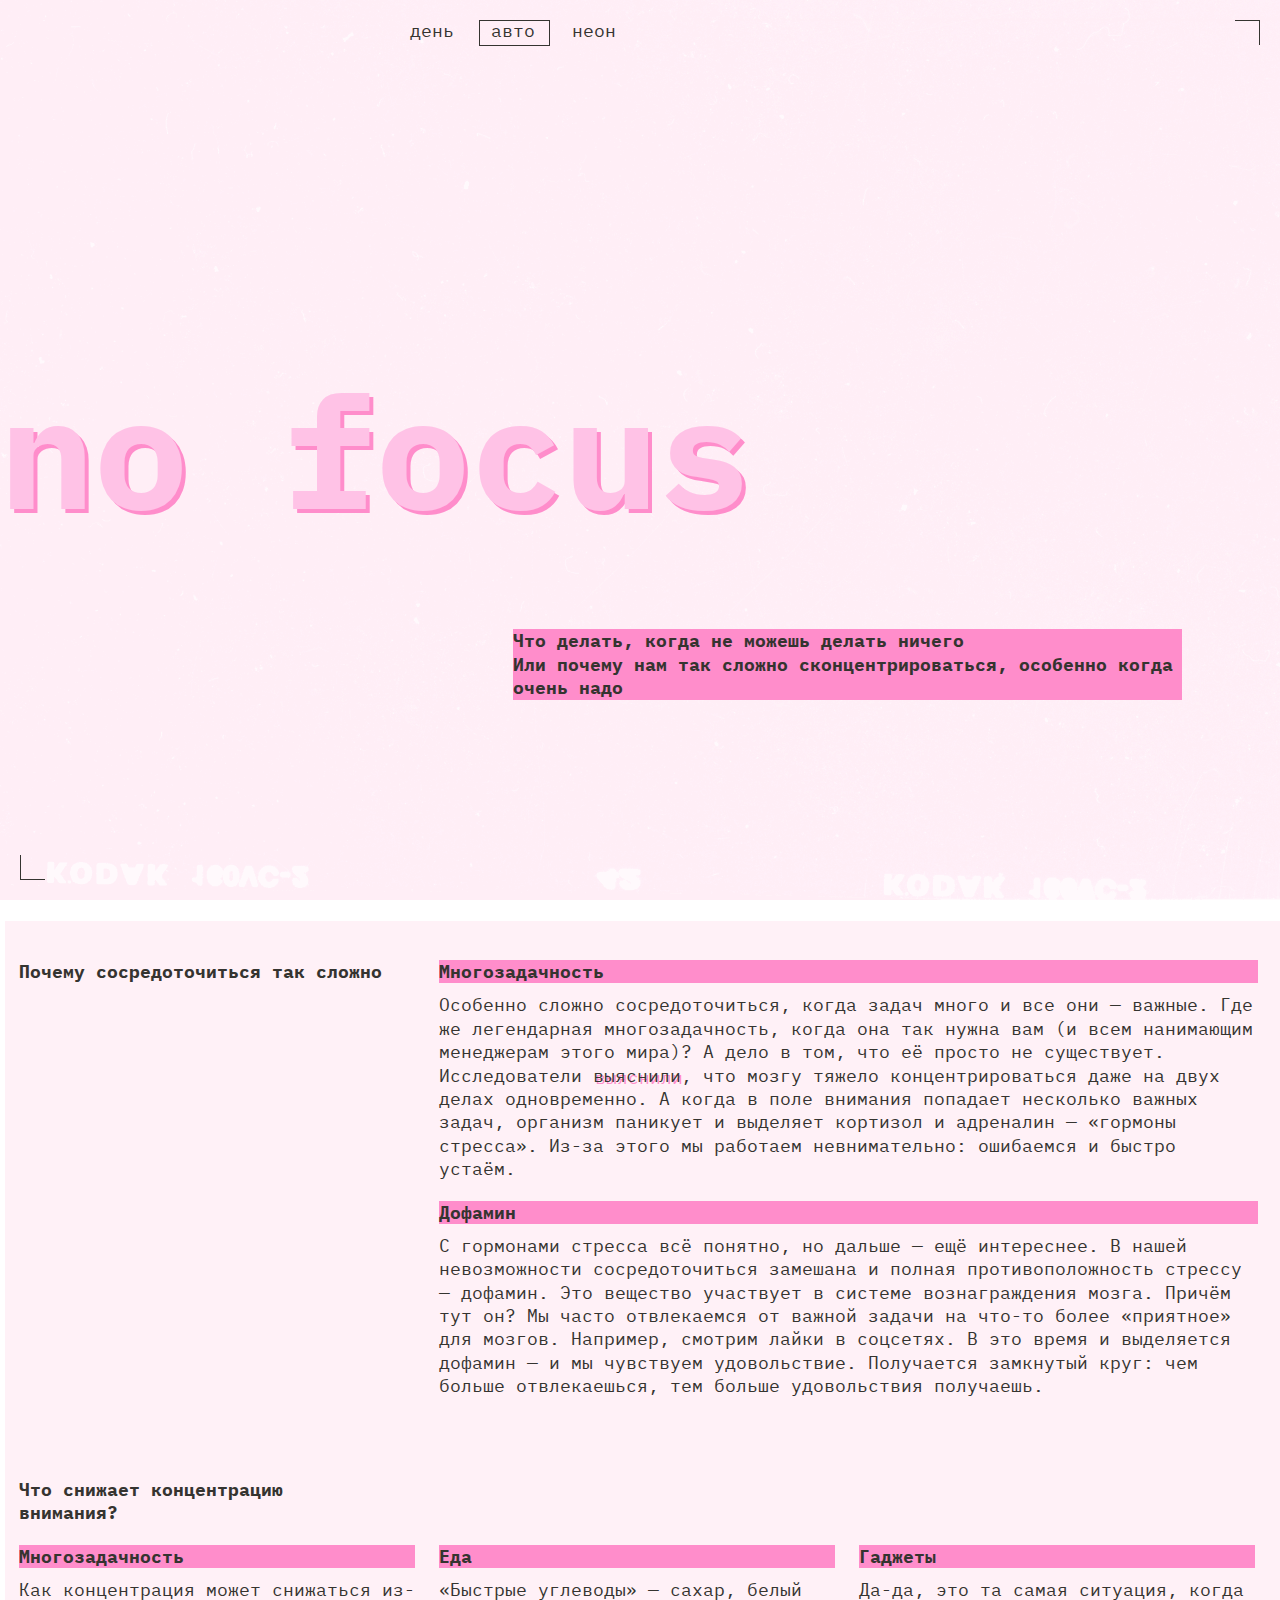
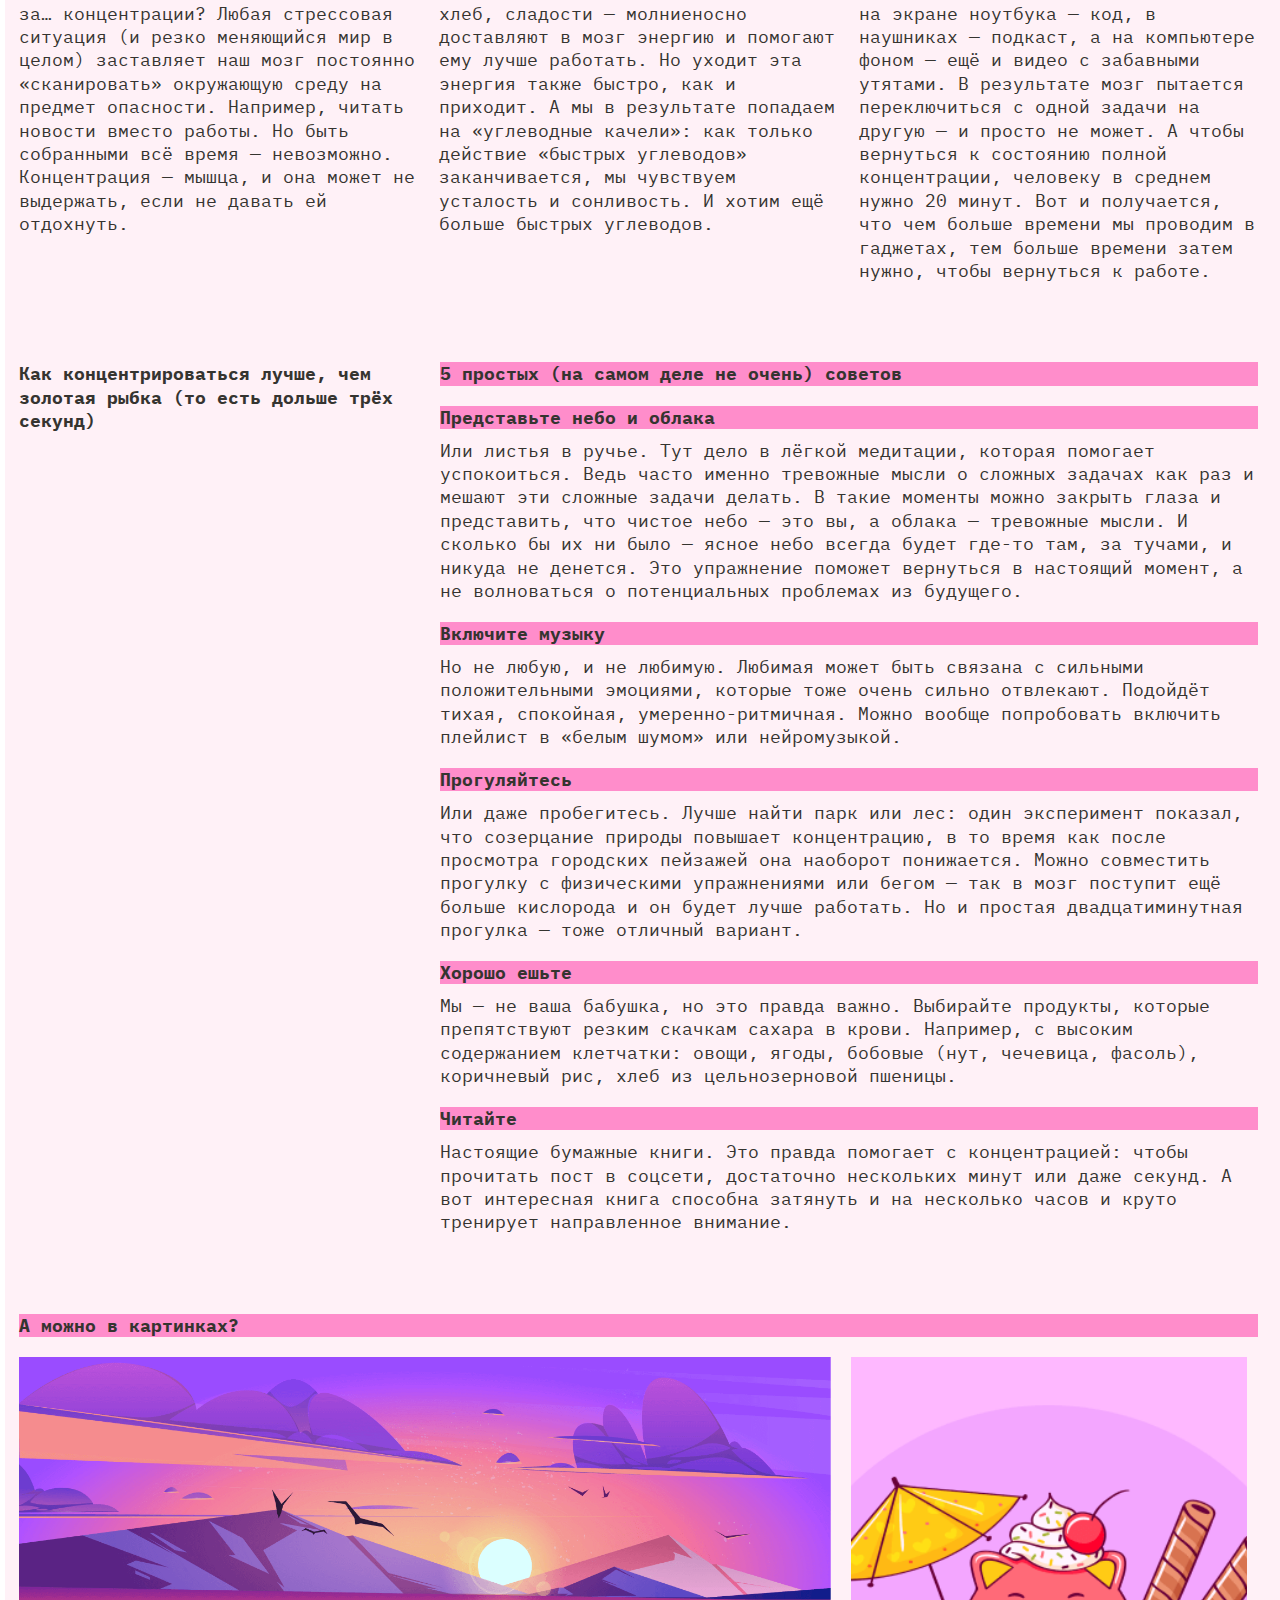
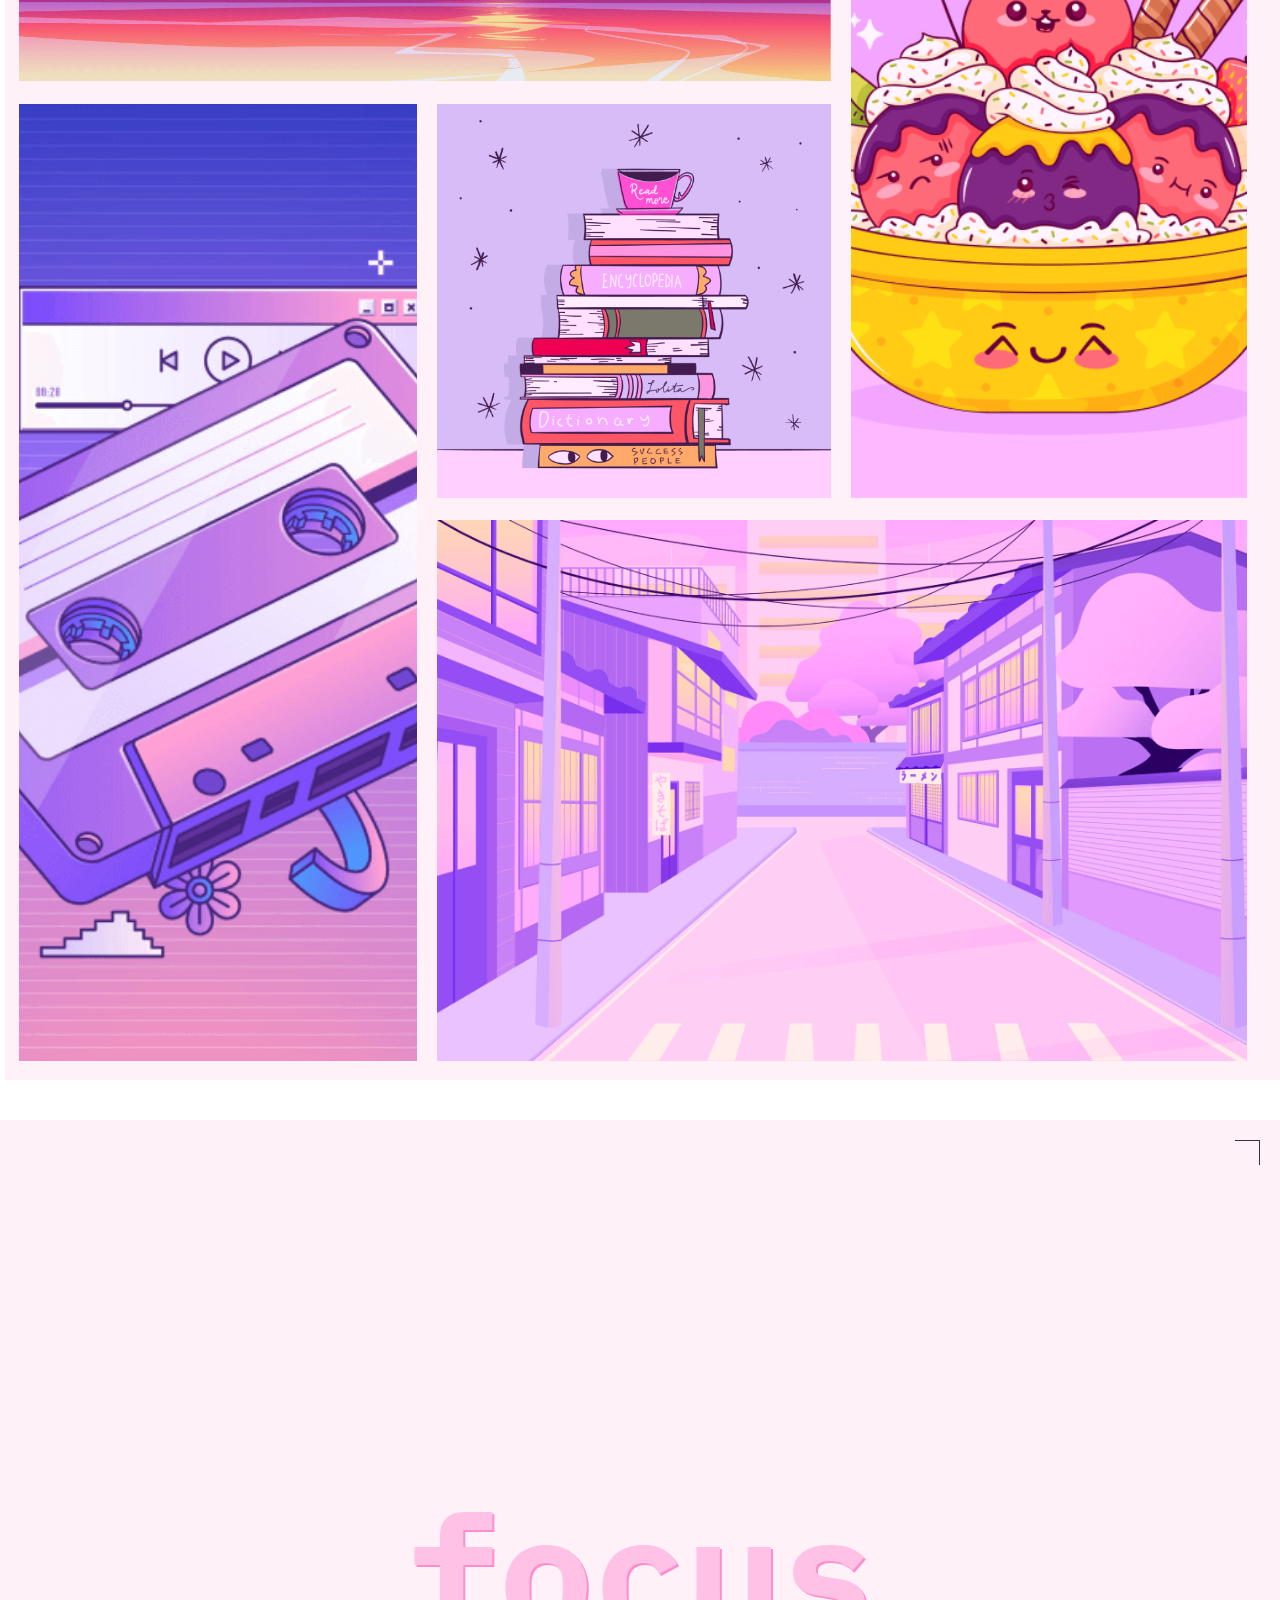
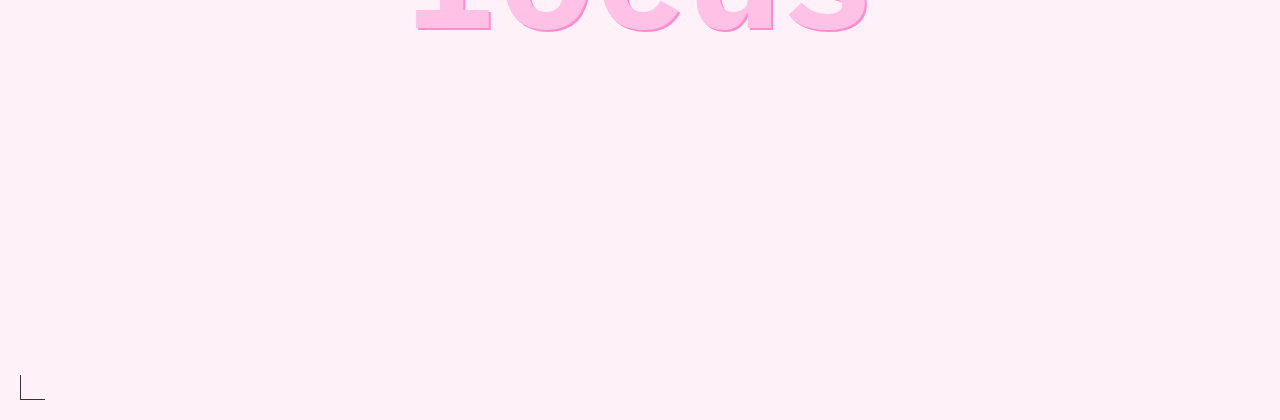
<file: index.html>
<!DOCTYPE html>
<html lang="ru">
<head>
  <meta charset="UTF-8" />
  <meta http-equiv="X-UA-Compatible" content="IE=edge" />
  <meta name="viewport" content="width=device-width, initial-scale=1.0" />
  <meta name="color-scheme" content="dark light">
  <title>Сложно сосредоточиться</title>
  <link rel="stylesheet" href="./fonts/fonts.css">
  <link rel="stylesheet" href="./styles/globals.css">
  <link rel="stylesheet" href="./styles/variables.css">
  <link rel="stylesheet" href="./styles/style.css">
  <link rel="stylesheet" href="./styles/dark.css">
  <link rel="stylesheet" href="./styles/light.css">
  <link rel="icon" href="./images/favicon.ico" sizes="any">
  <link rel="icon" href="./images/favicon.svg" type="image/svg+xml">
  <link rel="apple-touch-icon" href="./images/mobile-icon.png">
</head>

<body class="page">
  <header class="header decorated-zone decorated-zone__left">
    <span class="header__rec" aria-hidden="true">rec</span>
    <nav class="header__theme-menu">
      <ul class="header__theme-menu-list">
        <li class="header__theme-menu-item">
          <button class="header__theme-menu-button header__theme-menu-button_type_light">
            День
          </button>
        </li>
        <li class="header__theme-menu-item">
          <button class="header__theme-menu-button header__theme-menu-button_active header__theme-menu-button_type_auto"
            disabled>
            Авто
          </button>
        </li>
        <li class="header__theme-menu-item">
          <button class="header__theme-menu-button header__theme-menu-button_type_dark">
            Неон
          </button>
        </li>
      </ul>
    </nav>
    <h1 class="header__logo">no focus</h1>
    <div class="header__text">
      <p class="header__paragraph title-decor">
        Что делать, когда не можешь делать&nbsp;ничего<br />
        Или почему нам так сложно сконцентрироваться, особенно когда
        очень надо
      </p>
    </div>
  </header>
  <main class="content">
    <section class="why__content-section content-section content__section"> 
      <h2 class="content-section__title">
        Почему сосредоточиться так сложно
      </h2>
      <div class="text-blocks">
        <article class="text-block">
          <h3 class="text-block__heading title-decor">Многозадачность</h3>
          <div class="text-block__main-content">
            <p class="text-block__paragraph">
              Особенно сложно сосредоточиться, когда задач много и все они — важные. Где же легендарная многозадачность,
              когда она так нужна вам (и всем нанимающим менеджерам этого мира)? А дело в том, что её просто не
              существует. Исследователи
              <a class="content__link" href="https://www.dana.org/article/multicosts-of-multitasking/"
                target="_blank">выяснили</a>,
              что мозгу тяжело концентрироваться даже на двух делах одновременно. А когда в поле внимания попадает
              несколько важных задач, организм паникует и выделяет кортизол и адреналин — «гормоны стресса». Из-за этого
              мы работаем невнимательно: ошибаемся и быстро устаём.
            </p>
          </div>
        </article>

        <article class="text-block">
          <h3 class="text-block__heading title-decor">Дофамин</h3>
          <div class="text-block__main-content">
            <p class="text-block__paragraph">
              С гормонами стресса всё понятно, но дальше — ещё интереснее. В нашей невозможности сосредоточиться
              замешана и полная противоположность стрессу — дофамин. Это вещество участвует в системе вознаграждения
              мозга. Причём тут он? Мы часто отвлекаемся от важной задачи на что-то более «приятное» для мозгов.
              Например, смотрим лайки в соцсетях. В это время и выделяется дофамин — и мы чувствуем удовольствие.
              Получается замкнутый круг: чем больше отвлекаешься, тем больше удовольствия получаешь.
            </p>
          </div>
        </article>
      </div>
    </section>
    <section class="content-section content__section content__section-what">
      <h2 class="content-section__title content-section__title-what">
        Что снижает концентрацию внимания?
      </h2>
      <div class="text__blocks">
        <article class="text__block">
          <h3 class="text-block__heading title-decor">Многозадачность</h3>
          <div class="text-block__main-content">
            <p class="text-block__paragraph">
              Как концентрация может снижаться из-за… концентрации? Любая стрессовая ситуация (и резко меняющийся мир
              в целом) заставляет наш мозг постоянно «сканировать» окружающую среду на предмет опасности. Например,
              читать новости вместо работы. Но быть собранными всё время — невозможно. Концентрация — мышца, и она
              может не выдержать, если не давать ей отдохнуть.
            </p>
          </div>
        </article>
        
          <article class="text__block">
            <h3 class="text-block__heading title-decor">Еда</h3>
            <div class="text-block__main-content">
              <p class="text-block__paragraph">
                «Быстрые углеводы» — сахар, белый хлеб, сладости — молниеносно доставляют в мозг энергию и помогают
                ему лучше работать. Но уходит эта энергия также быстро, как и приходит. А мы в результате попадаем на
                «углеводные качели»: как только действие «быстрых углеводов» заканчивается, мы чувствуем усталость и
                сонливость. И хотим ещё больше быстрых углеводов.
              </p>
            </div>
          </article>
        
          <article class="text__block">
            <h3 class="text-block__heading title-decor">Гаджеты</h3>
            <div class="text-block__main-content">
              <p class="text-block__paragraph">
                Да-да, это та самая ситуация, когда на экране ноутбука — код, в наушниках — подкаст, а на компьютере
                фоном — ещё и видео с забавными утятами. В результате мозг пытается переключиться с одной задачи на
                другую — и просто не может. А чтобы вернуться к состоянию полной концентрации, человеку в среднем
                нужно 20 минут. Вот и получается, что чем больше времени мы проводим в гаджетах, тем больше времени
                затем нужно, чтобы вернуться к работе.
              </p>
            </div>
          </article>
      </div>
    </section>
          <section class="how__content-section content-section content__section">
            <h2 class="content-section__title">
              Как концентрироваться лучше, чем золотая рыбка (то есть дольше трёх секунд)
            </h2>
            <div class="text-blocks text-blocks__how">
              <article class="text-block">
                <h3 class="text-block__heading title-decor">
                  5 простых (на самом деле не очень) советов
                </h3>
              </article>  
              <article class="text-block">
                <div class="text-block__main-content">
                  <h4 class="text-block__subheading title-decor">
                    Представьте небо и облака
                  </h4>
                  <p class="text-block__paragraph">
                    Или листья в ручье. Тут дело в лёгкой медитации, которая помогает успокоиться. Ведь часто именно
                    тревожные мысли о сложных задачах как раз и мешают эти сложные задачи делать. В такие моменты можно
                    закрыть глаза и представить, что чистое небо — это вы, а облака — тревожные мысли. И сколько бы их
                    ни было — ясное небо всегда будет где-то там, за тучами, и никуда не денется. Это упражнение поможет
                    вернуться в настоящий момент, а не волноваться о потенциальных проблемах из будущего.
                  </p>
                  
                  <h4 class="text-block__subheading title-decor">
                    Включите музыку
                  </h4>
                  <p class="text-block__paragraph">
                    Но не любую, и не любимую. Любимая может быть связана с сильными положительными эмоциями, которые
                    тоже очень сильно отвлекают. Подойдёт тихая, спокойная, умеренно-ритмичная. Можно вообще попробовать
                    включить плейлист в «белым шумом» или нейромузыкой.
                  </p>
                  <h4 class="text-block__subheading title-decor">
                    Прогуляйтесь
                  </h4>
                  <p class="text-block__paragraph">
                    Или даже пробегитесь. Лучше найти парк или лес: один эксперимент показал, что созерцание природы
                    повышает концентрацию, в то время как после просмотра городских пейзажей она наоборот понижается.
                    Можно совместить прогулку с физическими упражнениями или бегом — так в мозг поступит ещё больше
                    кислорода и он будет лучше работать. Но и простая двадцатиминутная прогулка — тоже отличный вариант.
                  </p>
                  <h4 class="text-block__subheading title-decor">
                    Хорошо ешьте
                  </h4>
                  <p class="text-block__paragraph">
                    Мы — не ваша бабушка, но это правда важно. Выбирайте продукты, которые препятствуют резким скачкам
                    сахара в крови. Например, с высоким содержанием клетчатки: овощи, ягоды, бобовые (нут, чечевица,
                    фасоль), коричневый рис, хлеб из цельнозерновой пшеницы.
                  </p>
                  <h4 class="text-block__subheading title-decor">
                    Читайте
                  </h4>
                  <p class="text-block__paragraph">
                    Настоящие бумажные книги. Это правда помогает с концентрацией: чтобы прочитать пост в соцсети,
                    достаточно нескольких минут или даже секунд. А вот интересная книга способна затянуть и на несколько
                    часов и круто тренирует направленное внимание.
                  </p>
                </div>
              </article>
            </div>
          </section>
        <section class=" grid">
            <h2 class="grid-heading title-decor">А можно в картинках?</h2>
          <div class="grid__gallery">
            <img src="./images/sunset.png" loading="lazy" alt="Картинка заката" class="grid__image" />
            <img src="./images/ice-cream.png" loading="lazy" alt="Картинка мороженного" class="grid__image" />
            <img src="./images/tape.png" loading="lazy" alt="Картинка касеты" class="grid__image" />
            <img src="./images/books.png" loading="lazy" alt="Картинка книги" class="grid__image" />
            <img src="./images/street.png" loading="lazy" alt="Картинка улицы" class="grid__image" />
          </div>
        </section>  
  </main>
  <footer class="footer decorated-zone decorated-zone__left">
    <h2 class="footer__logo">focus</h2>
  </footer> 
  <script src="./scripts/script.js"></script>
</body>
</html>
</file>
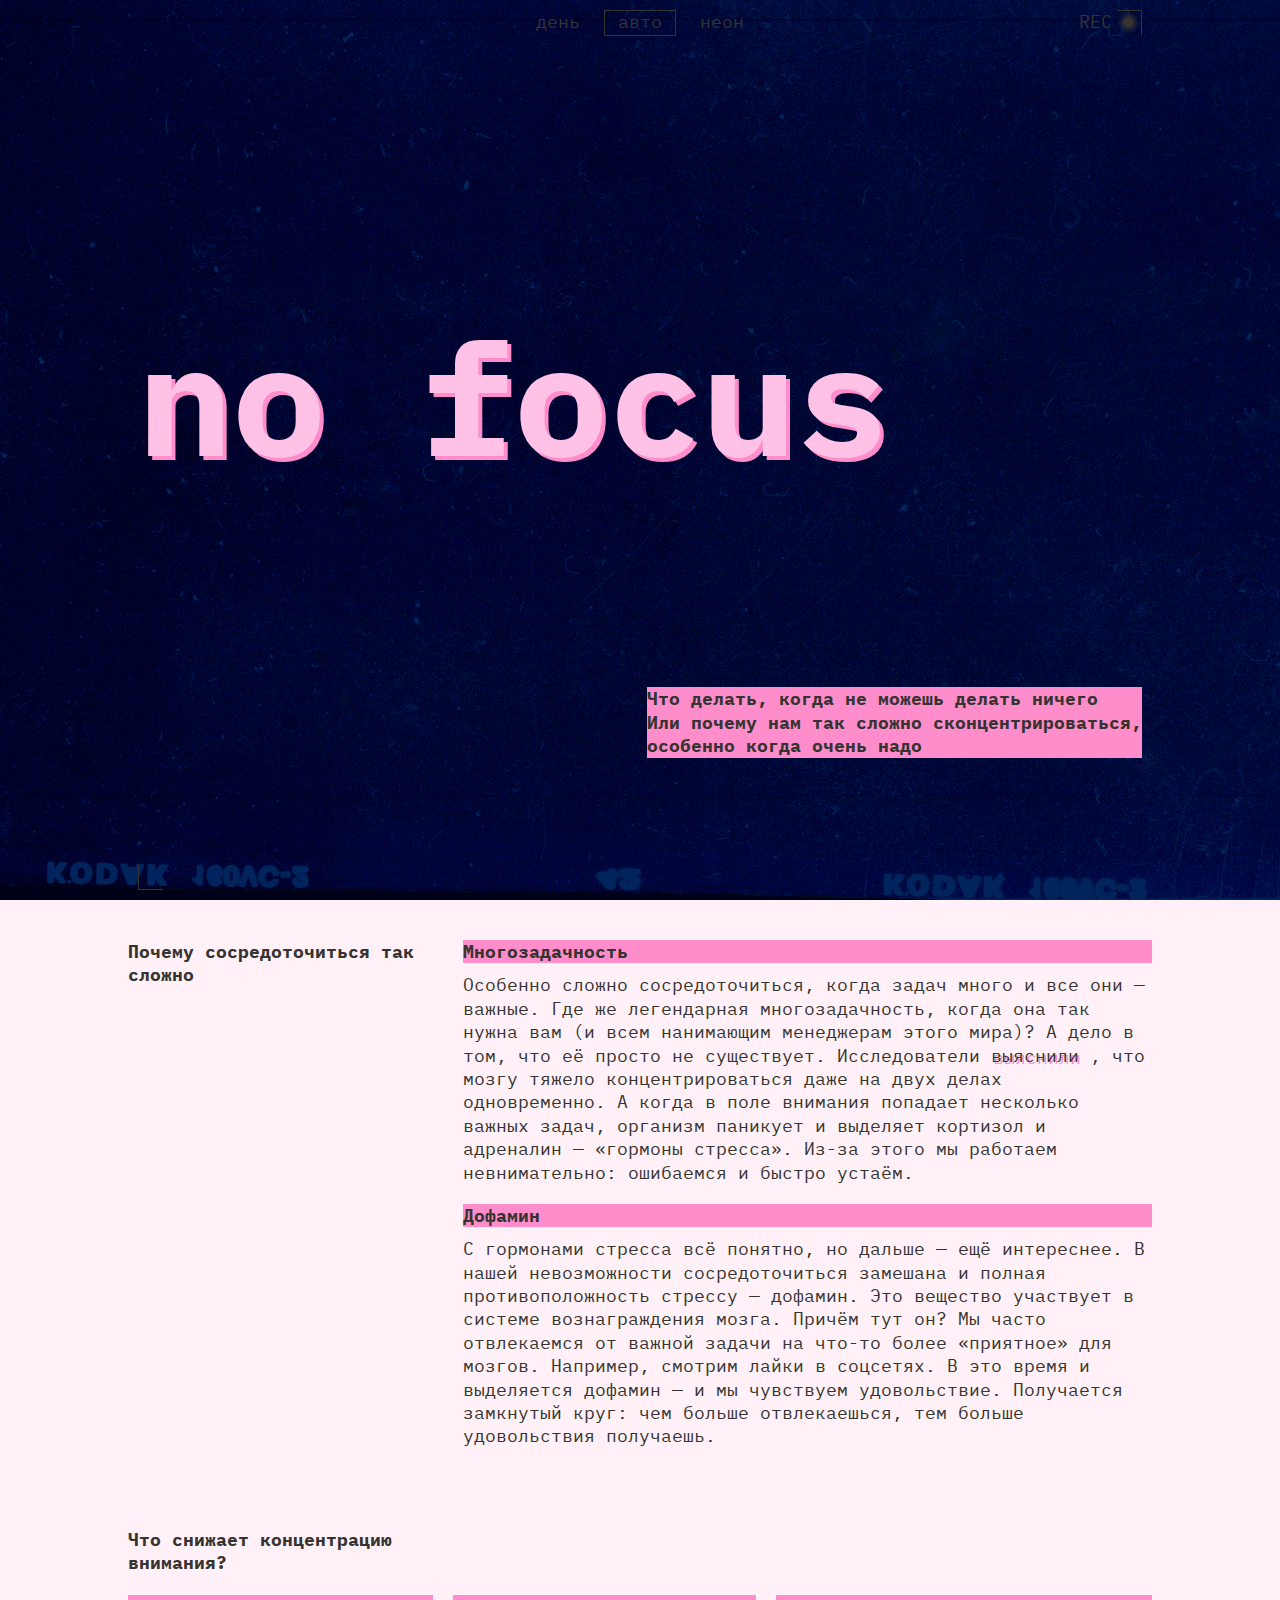
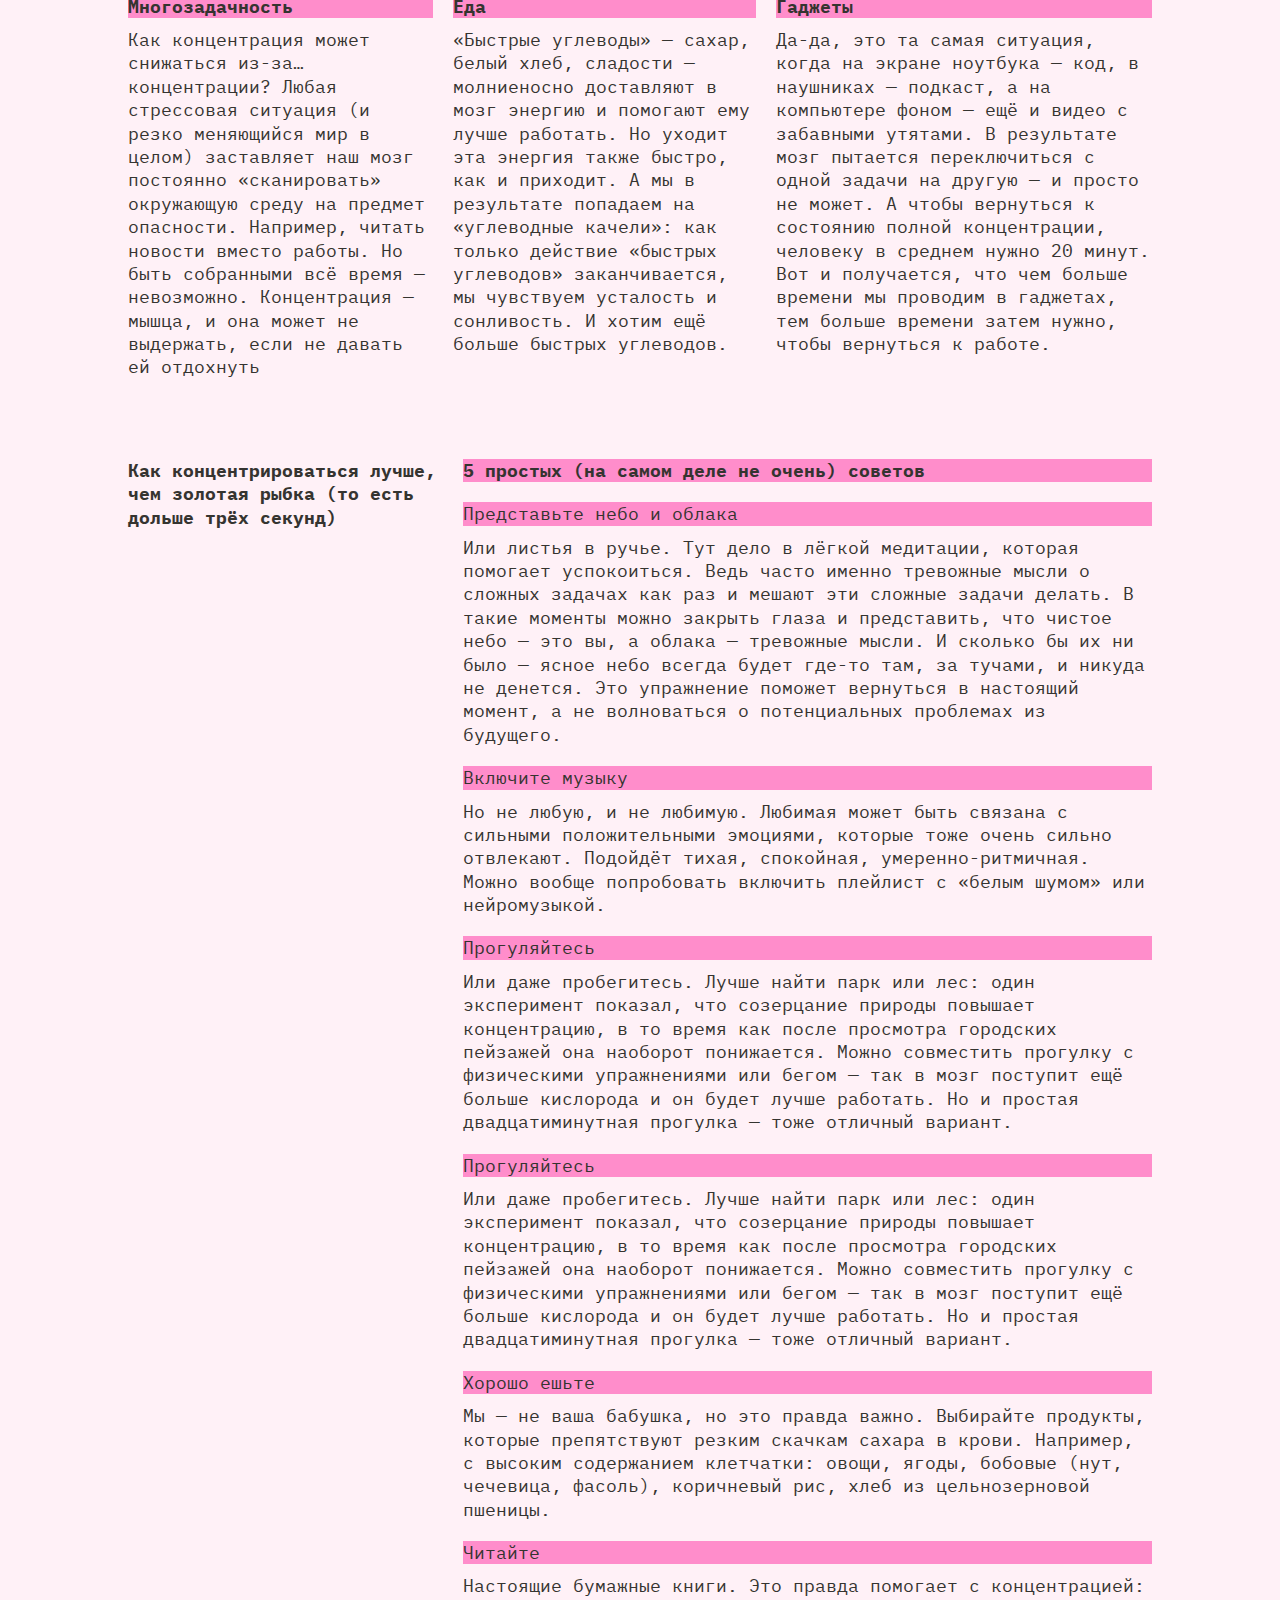
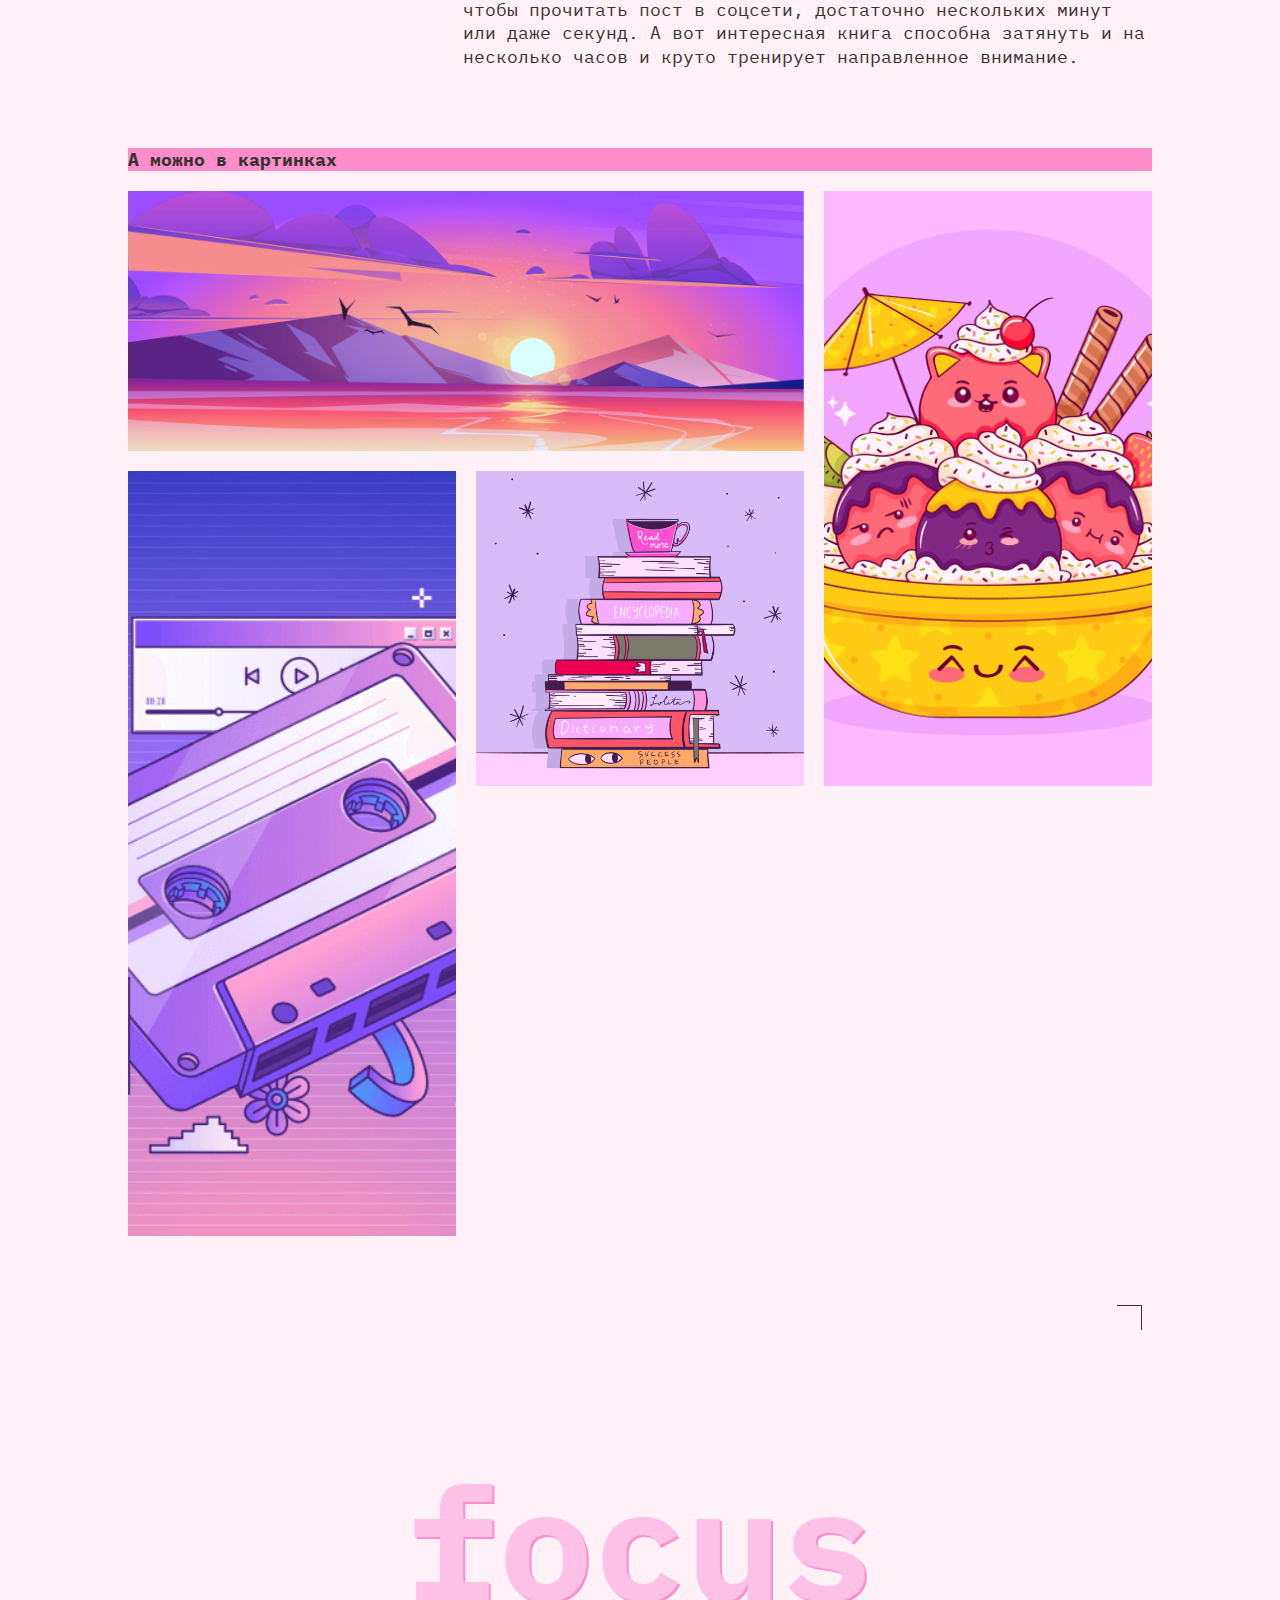
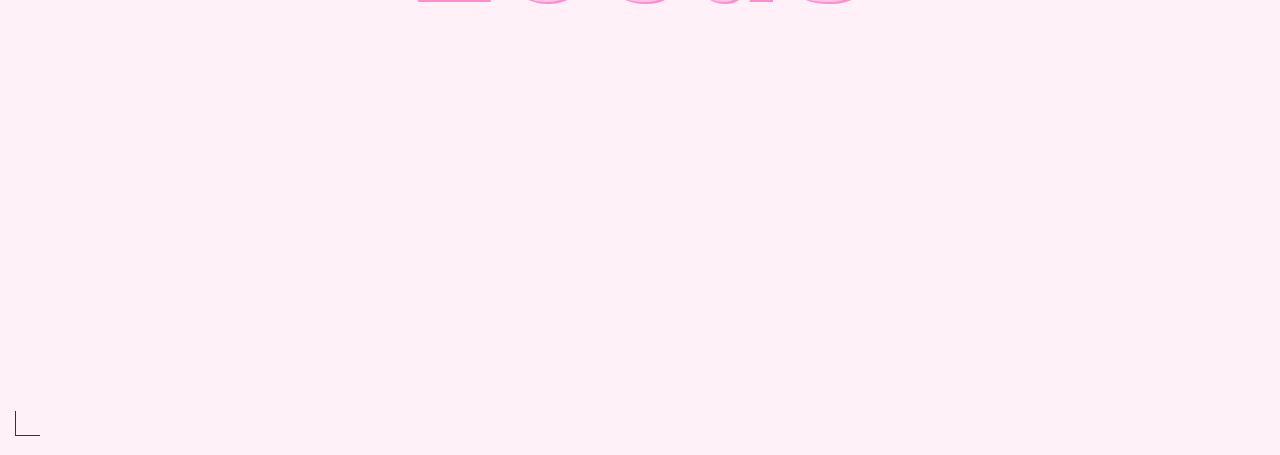
<file: index_focus_.html/index6.html>
<!DOCTYPE html>
<html lang="ru">
    <head>
        <meta charset="UTF-8" />
        <meta http-equiv="X-UA-Compatible" content="IE=edge" />
        <meta name="viewport" content="width=device-width, initial-scale=1.0">
        <meta name="color-scheme" content="dark light" />
        <title>Сложно сосредоточиться</title>
        <link rel="stylesheet" href="./fonts/fonts.css" />
        <link rel="stylesheet" href="./styles/globals.css" />
        <link rel="stylesheet" href="./styles/variables.css" />
        <link rel="stylesheet" href="./styles/style.css" />
        <link rel="stylesheet" href="./styles/dark.css" />
        <link rel="stylesheet" href="./styles/light.css" />
        <link rel="icon" href="./images/favicon.ico" sizes="any" />
        <link rel="icon" href="./images/favicon.svg" type="image/svg+xml" />
        <link rel="apple-touch-icon" href="./images/mobile-icon.png" />
    </head>
    <body class="page">
        <div class="first-page">
            <div class="container">
                <div class="first-page__content">
                    <header class="header decorated-zone">
                        <div class="header-theme">
                            <div class="header-theme__empty"></div>

                            <nav class="header__theme-menu">
                                <ul class="header__theme-menu-list">
                                    <li class="header__theme-menu-item">
                                        <button class="header__theme-menu-button header__theme-menu-button_type_light">
                                            День
                                        </button>
                                    </li>
                                    <li class="header__theme-menu-item">
                                        <button
                                            class="header__theme-menu-button header__theme-menu-button_active header__theme-menu-button_type_auto"
                                            disabled
                                        >
                                            Авто
                                        </button>
                                    </li>
                                    <li class="header__theme-menu-item">
                                        <button class="header__theme-menu-button header__theme-menu-button_type_dark">
                                            Неон
                                        </button>
                                    </li>
                                </ul>
                            </nav>

                            <div class="header__rec__top">
                                <p class="title__rec">REC</p>
                                <div class="header__rec-decor__top">
                                    <div class="header__rec-circle"></div>
                                </div>
                            </div>
                        </div>
                    </header>

                    <h1 class="header__logo">no focus</h1>

                    <p class="header__paragraph">
                        Что делать, когда не можешь делать ничего<br />
                        Или почему нам так сложно сконцентрироваться, <br />
                        особенно когда очень надо
                    </p>
                        <div class="header__rec-decor__bottom"></div>
                    
                </div>
            </div>
        </div>

        <main class="content">
            <div class="container">
                <div class="content__sections">
                    <section class="content__section-why">
                        <h2 class="content-section__title">Почему сосредоточиться так сложно</h2>
                        <div class="text-blocks">
                            <div class="text-block">
                                <h3 class="text-block__heading title-decor">Многозадачность</h3>
                                <div class="text-block__main-content">
                                    <p class="text-block__paragraph">
                                        Особенно сложно сосредоточиться, когда задач много и все они — важные. Где же легендарная
                                        многозадачность, когда она так нужна вам (и всем нанимающим менеджерам этого мира)? А дело
                                        в том, что её просто не существует. Исследователи
                                        <a
                                            class="content__link"
                                            href="https://www.dana.org/article/multicosts-of-multitasking/"
                                            target="_blank"
                                            >выяснили
                                        </a>
                                        , что мозгу тяжело концентрироваться даже на двух делах одновременно. А когда в поле
                                        внимания попадает несколько важных задач, организм паникует и выделяет кортизол и
                                        адреналин — «гормоны стресса». Из-за этого мы работаем невнимательно: ошибаемся и быстро
                                        устаём.
                                    </p>
                                </div>
                            </div>

                            <div class="text-block">
                                <h3 class="text-block__heading title-decor">Дофамин</h3>
                                <div class="text-block__main-content">
                                    <p class="text-block__paragraph">
                                        С гормонами стресса всё понятно, но дальше — ещё интереснее. В нашей невозможности
                                        сосредоточиться замешана и полная противоположность стрессу — дофамин. Это вещество
                                        участвует в системе вознаграждения мозга. Причём тут он? Мы часто отвлекаемся от важной
                                        задачи на что-то более «приятное» для мозгов. Например, смотрим лайки в соцсетях. В это
                                        время и выделяется дофамин — и мы чувствуем удовольствие. Получается замкнутый круг: чем
                                        больше отвлекаешься, тем больше удовольствия получаешь.
                                    </p>
                                </div>
                            </div>
                        </div>
                    </section>

                    <section class="content-section content__section">
                        <h2 class="content-section__title">
                            Что снижает концентрацию <br />
                            внимания?
                        </h2>
                        <div class="text__blocks">
                            <article class="text-block">
                                <h3 class="text-block__heading title-decor">Многозадачность</h3>
                                <div class="text-block__main-content">
                                    <p class="text-block__paragraph">
                                        Как концентрация может снижаться из-за… концентрации? Любая стрессовая ситуация (и резко
                                        меняющийся мир в целом) заставляет наш мозг постоянно «сканировать» окружающую среду на
                                        предмет опасности. Например, читать новости вместо работы. Но быть собранными всё время —
                                        невозможно. Концентрация — мышца, и она может не выдержать, если не давать ей отдохнуть
                                    </p>
                                </div>
                            </article>

                            <article class="text-block">
                                <h3 class="text-block__heading title-decor">Еда</h3>
                                <div class="text-block__main-content">
                                    <p class="text-block__paragraph">
                                        «Быстрые углеводы» — сахар, белый хлеб, сладости — молниеносно доставляют в мозг энергию и
                                        помогают ему лучше работать. Но уходит эта энергия также быстро, как и приходит. А мы в
                                        результате попадаем на «углеводные качели»: как только действие «быстрых углеводов»
                                        заканчивается, мы чувствуем усталость и сонливость. И хотим ещё больше быстрых углеводов.
                                    </p>
                                </div>
                            </article>

                            <article class="text-block">
                                <h3 class="text-block__heading title-decor">Гаджеты</h3>
                                <div class="text-block__main-content">
                                    <p class="text-block__paragraph">
                                        Да-да, это та самая ситуация, когда на экране ноутбука — код, в наушниках — подкаст, а на
                                        компьютере фоном — ещё и видео с забавными утятами. В результате мозг пытается
                                        переключиться с одной задачи на другую — и просто не может. А чтобы вернуться к состоянию
                                        полной концентрации, человеку в среднем нужно 20 минут. Вот и получается, что чем больше
                                        времени мы проводим в гаджетах, тем больше времени затем нужно, чтобы вернуться к работе.
                                    </p>
                                </div>
                            </article>
                        </div>
                    </section>

                    <section class="content__section-concentration">
                        <h2 class="content-section__title">
                            Как концентрироваться лучше, чем золотая рыбка (то есть дольше трёх секунд)
                        </h2>
                        <div class="text-blocks">
                            <article class="text-block">
                                <h3 class="text-block__heading title-decor">5 простых (на самом деле не очень) советов</h3>
                                <div class="text-block__main-content">
                                    <h4 class="text-block__subheading title-decor">Представьте небо и облака</h4>
                                    <p class="text-block__paragraph">
                                        Или листья в ручье. Тут дело в лёгкой медитации, которая помогает успокоиться. Ведь часто
                                        именно тревожные мысли о сложных задачах как раз и мешают эти сложные задачи делать. В
                                        такие моменты можно закрыть глаза и представить, что чистое небо — это вы, а облака —
                                        тревожные мысли. И сколько бы их ни было — ясное небо всегда будет где-то там, за тучами,
                                        и никуда не денется. Это упражнение поможет вернуться в настоящий момент, а не волноваться
                                        о потенциальных проблемах из будущего.
                                    </p>
                                    <h4 class="text-block__subheading title-decor">Включите музыку</h4>
                                    <p class="text-block__paragraph">
                                        Но не любую, и не любимую. Любимая может быть связана с сильными положительными эмоциями,
                                        которые тоже очень сильно отвлекают. Подойдёт тихая, спокойная, умеренно-ритмичная. Можно
                                        вообще попробовать включить плейлист c «белым шумом» или нейромузыкой.
                                    </p>
                                    <h4 class="text-block__subheading title-decor">Прогуляйтесь</h4>
                                    <p class="text-block__paragraph">
                                        Или даже пробегитесь. Лучше найти парк или лес: один эксперимент показал, что созерцание
                                        природы повышает концентрацию, в то время как после просмотра городских пейзажей она
                                        наоборот понижается. Можно совместить прогулку с физическими упражнениями или бегом — так
                                        в мозг поступит ещё больше кислорода и он будет лучше работать. Но и простая
                                        двадцатиминутная прогулка — тоже отличный вариант.
                                    </p>
                                    <h4 class="text-block__subheading title-decor">Прогуляйтесь</h4>
                                    <p class="text-block__paragraph">
                                        Или даже пробегитесь. Лучше найти парк или лес: один эксперимент показал, что созерцание
                                        природы повышает концентрацию, в то время как после просмотра городских пейзажей она
                                        наоборот понижается. Можно совместить прогулку с физическими упражнениями или бегом — так
                                        в мозг поступит ещё больше кислорода и он будет лучше работать. Но и простая
                                        двадцатиминутная прогулка — тоже отличный вариант.
                                    </p>
                                    <h4 class="text-block__subheading title-decor">Хорошо ешьте</h4>
                                    <p class="text-block__paragraph">
                                        Мы — не ваша бабушка, но это правда важно. Выбирайте продукты, которые препятствуют резким
                                        скачкам сахара в крови. Например, с высоким содержанием клетчатки: овощи, ягоды, бобовые
                                        (нут, чечевица, фасоль), коричневый рис, хлеб из цельнозерновой пшеницы.
                                    </p>
                                    <h4 class="text-block__subheading title-decor">Читайте</h4>
                                    <p class="text-block__paragraph">
                                        Настоящие бумажные книги. Это правда помогает с концентрацией: чтобы прочитать пост в
                                        соцсети, достаточно нескольких минут или даже секунд. А вот интересная книга способна
                                        затянуть и на несколько часов и круто тренирует направленное внимание.
                                    </p>
                                </div>
                            </article>
                        </div>
                    </section>

                    <section>
                        <h2 class="grid-heading title-decor">А можно в картинках</h2>
                        <div class="content__section-gallery">
                            <img src="./images/sunset.png" loading="lazy" alt="Картинка заката" class="grid__image" />
                            <img src="./images/ice-cream.png" loading="lazy" alt="Картинка мороженного" class="grid__image" />
                            <img src="./images/tape.png" loading="lazy" alt="Картинка касеты" class="grid__image" />
                            <img src="./images/books.png" loading="lazy" alt="Картинка книги" class="grid__image" />
                            <img src="./images/street.png" loading="lazy" alt="Картинка улицы" class="grid__image" />
                        </div>
                    </section>
                </div>
            </div>
        </main>
        <footer class="footer__base">
            <div class="footer decorated-zone container first-page__content"> 
                <div class="header__rec__top">
                    <div class="header__rec-decor__top"></div>
                </div>
                <h2 class="footer__logo">focus</h2>
            </div>
            <div class="header__rec-decor__bottom__footer"></div>
        </footer>
        
        <script src="./scripts/script.js"></script>
    </body>
</html>
</file>
<file: fonts/fonts.css>
@font-face {
  font-family: 'IBM Plex mono';
  src: url(./IBMPlexMono-Regular.woff) format('woff');
  font-weight: normal;
  font-display: swap;
}

@font-face {
  font-family: 'IBM Plex mono';
  src: url(./IBMPlexMono-Bold.woff) format('woff');
  font-weight: bold;
  font-display: swap;
}
</file>
<file: styles/globals.css>
/* Глобальные стили для проекта, их можно дополнять и менять по желанию */

*,
*::before,
*::after {
  box-sizing: border-box;
}

body {
  min-inline-size: 375px;
  max-inline-size: 1440px;
  margin: 0 auto;
  font-family: var(--main-font-family);
}

h1,
h2,
h3,
h4,
h5,
h6,
p {
  margin: 0;
}

ul {
  margin: 0;
  padding: 0;
  list-style: none;
}

picture {
  margin: 0;
  padding: 0;
}

button,
a {
  color: currentColor;
  font-family: inherit;
  font-size: inherit;
  line-height: inherit;
}
</file>
<file: styles/variables.css>
/*
  Переменные для вашего проекта
  и их переопределение под различные устройства
*/

:root {
  --main-font-family: 'IBM Plex mono', monospace;
  --main-gap: 10px;
  --main-text-size: 18px;
  --main-line-height: 1.3;
  --main-text-color: #f1b2ce;
  --main-heading-color: #000028;
  --section-heading-color: #ff0070;
  --header-logo-color: #db00ff;
  --header-logo-size: clamp(7.25rem, 11.0784rem + -16.3347vw, 9.8125rem);
  --main-bg-color: #000028;
  --accent-color: #ff0070;
  --nav-color: #ff0070;
  --footer-logo-size: clamp(7.25rem, 11.0784rem + 16.3347vw, 9.8125rem);
  --footer-logo-color: #db00ff;
  }

@media (width <= 768px) {
  :root {
    --main-gap: 20px;
    --header-logo-size: clamp(7.5rem, 0.5625rem + 14.4531vw, 9.8125rem);
    --footer-logo-size: clamp(7.5rem, 0.5625rem + 14.4531vw, 9.8125rem);
    }
  }
</file>
<file: styles/style.css>
.page {
  background-image: url(../images/cover-image-dark.png);
  background-position: center;
  background-size: cover;
  background-attachment: fixed;
}

.header {
  block-size: 100dvb;
  position: relative;
  display: grid;
  grid-template-rows: 1fr auto 1fr;
  padding: var(--main-gap);
  font-size: var(--main-text-size);
  font-family: var(--main-font-family);
}

@supports (block-size: 100dvb) {
  .header {
    block-size: 100dvb;
  }
}  

.decorated-zone::before {
  content: '';
  position: absolute;
  block-size: 25px;
  inline-size: 25px;
  border-inline-start: 1px solid var(--nav-color);
  border-block-end: 1px solid var(--nav-color);
  inset-inline-start: calc(2 * var(--main-gap));
  inset-block-end: calc(2 * var(--main-gap));
  }

@media (width <= 768px) {
  .decorated-zone::before {
    inset-inline-start: calc(1 * var(--main-gap));
    inset-block-end: calc(1 * var(--main-gap));
    }
  }

  @media (width <= 375px) {
  .decorated-zone::before {
    inset-inline-start: calc(0.5 * var(--main-gap));
    inset-block-end: calc(0.34 * var(--main-gap));
  }
}

.decorated-zone::after {
  content: '';
  position: absolute;
  inline-size: 25px;
  block-size: 25px;
  border-inline-end: 1px solid var(--nav-color);
  border-block-start: 1px solid var(--nav-color);
  inset-inline-end: calc(2 * var(--main-gap));
  inset-block-start: calc(2 * var(--main-gap));
}

@media (width <= 768px) {
  .decorated-zone::after {
    inset-inline-end: calc(1.06 * var(--main-gap));
    inset-block-start: calc(1 * var(--main-gap));
  }
}

@media (width <= 375px) {
  .decorated-zone::after {
    inset-inline-end: calc(0.5 * var(--main-gap));
    inset-block-start: calc(0.5 * var(--main-gap));
  }
}

.header__rec {
  position: absolute;
  color: var(--nav-color);
  font-size: var(--main-text-size);
  line-height: var(--main-line-height);
  text-transform: uppercase;
  inset-inline-end: calc(4.82 * var(--main-gap));
  inset-block-start: calc(2.12 * var(--main-gap));
  text-align: end;
  width:calc(5.3 * var(--main-gap));
}

@media (width <= 768px) {
  .header__rec {
    inset-inline-end: calc(2.47 * var(--main-gap));
    inset-block-start: calc(1.06 * var(--main-gap));
  }
}

@media (width <= 375px) {
  .header__rec {
    inset-inline-end: calc(1.9 * var(--main-gap));
    inset-block-start: calc(0.54 * var(--main-gap));
  }
}

.header__rec::after {
  content: '';
  position: absolute;
  inline-size: 10px;
  block-size: 10px;
  border-radius: 50%;
  box-shadow: 0 0 4px 2px var(--nav-color);
  background-color: var(--nav-color);
  inset-block-start: calc(0.62 * var(--main-gap));
  inset-inline-end:  calc(-2 * var(--main-gap));
}

@media (width <= 768px) {
  .header__rec::after {
    inset-block-start: calc(0.3 * var(--main-gap));
    inset-inline-end:  calc(-1 * var(--main-gap));
  }
}

@media (width <= 375px) {
  .header__rec::after {
  inset-block-start: calc(0.3 * var(--main-gap));
  inset-inline-end:  calc(-1 * var(--main-gap));
  }
}

.header__theme-menu-list {
  position: absolute;
  display: flex;
  flex-direction: row;
  justify-content: center;
  align-items: start;
  text-align: center;
  gap: var(--main-gap);
  max-width: min-content;
  inset-inline-start: calc(39.8 * var(--main-gap));
  inset-block-start: calc(2 * var(--main-gap));
}

@media (width <= 768px) {
  .header__theme-menu-list {
    display: flex;
    flex-direction: column;
    gap: calc(0.49 * var(--main-gap));
    inset-inline-start: calc(33.9 * var(--main-gap));
    inset-block-start: calc(9.61 * var(--main-gap));
  }
}

@media (width <= 375px) {
  .header__theme-menu-list {
    display: flex;
    flex-direction: column;
    inset-inline-start: calc(14.8 * var(--main-gap));
    inset-block-start: calc(3.76 * var(--main-gap));
    gap: calc(0.51 * var(--main-gap));
  }
}

.header__theme-menu-button {
  position: relative;
  display: block;
  border: 1px solid transparent;
  padding: 0.2px 13.5px 3.9px 11.3px;
  color: var(--nav-color);
  line-height: 1.1;
  text-transform: lowercase;
  background-color: transparent;
  cursor: pointer;
  appearance: none;
  }

.header__theme-menu-button:focus {
  outline: none;
}

.header__theme-menu-button:focus-visible::after {
  content: '';
  position: absolute;
  inline-size: 1px;
  background-color: var(--nav-color);
  inset-block-end: -2px;
  inset-inline-start: 0;
}

.header__theme-menu-button:hover {
  --nav-hover-color: rgb(225 0 112 / 0.4);
  border: 1px solid var(--nav-hover-color);
}

.header__theme-menu-button_active {
  border: 1px solid var(--nav-color);
  pointer-events: none;
}

.button {
  color: currentColor;
  font-family: inherit;
  font-size: inherit;
  line-height: inherit;
}

.header__logo {
  position: relative;
  color: var(--header-logo-color);
  font-size: clamp(7.25rem, 6.085rem + 5.83vw, 9.813rem);
  text-shadow: 4px 4px 0 var(--accent-color);
  font-weight: 700;
  inset-inline-start: calc(-1 * var(--main-gap));
}

@media (width <= 768px) {
  .header__logo {
    font-size: clamp(7.5rem, 0.5625rem + 14.4531vw, 9.8125rem);
    margin-block-start: calc(0.1 * var(--main-gap));
    inset-inline-start: calc(-1.06 * var(--main-gap));
  }
}

@media (width <= 375px) {
  .header__logo {
    font-size: clamp(3.125rem, 1.625rem + 24vw, 7.25rem);
    margin-block-start: calc(0.26 * var(--main-gap));
    inset-inline-start: calc(-0.49 * var(--main-gap));
    line-height: 95.7px;
  }
}

.header__text {
  inline-size: 70%;
}

@media (width <= 768px) {
  .header__text {
  inline-size: 78%;
  }
}

@media (width <= 375px) {
  .header__text {
    inline-size: 96.5%
  }
}

.header__paragraph {
  position: relative;
  font-weight: 700;
  line-height: 1.31;
  color: var(--main-heading-color);
  background-color: var(--accent-color);
  font-size: 18px;
  margin-block-start: calc(7.7 * var(--main-gap));
  margin-inline-start: calc(21.3 * var(--main-gap));
  inset-inline-start: calc(29 * var(--main-gap));
}

@media (width <= 768px) {
  .header__paragraph {
    margin-block-start: calc(6.63 * var(--main-gap));
    margin-inline-start: calc(10.2 * var(--main-gap));
    inset-inline-start: calc(8 * var(--main-gap));
  }
}

@media (width <= 375px) {
  .header__paragraph {
    margin-block-start: calc(2.7 * var(--main-gap));
    margin-inline-start: calc(-1 * var(--main-gap));
    inset-inline-start: calc(0.47 * var(--main-gap));
  }
}

.title-decor {
  color: var(--main-heading-color);
  background-color: var(--accent-color);
}

.content {
  padding: calc(1.9 * var(--main-gap)) calc(1.43 * var(--main-gap));
  font-size: var(--main-text-size);
  margin-inline-start: calc(0.5 * var(--main-gap));
  margin-block-start: calc(2.1 * var(--main-gap));
  background-color: var(--main-bg-color);
}

@media (width <= 768px) {
  .content {
    margin-inline-start: calc(-0.5 * var(--main-gap));
  }
}

@media (width <= 375px) {
  .content {
    margin-inline-start: calc(-0.91 * var(--main-gap));
  }
}

.content__link {
  text-decoration: none;
  text-shadow: 2px 2px 0 var(--accent-color);
}

.content__link:hover {
  border-block-end: 1px solid var(--main-tex-tcolor);
}

.content__link:focus {
  outline: none;
}

.content-section__title-what {
  inline-size:30%;
}

@media (width <= 375px) {
  .content-section__title-what {
    inline-size: 100%;
  }
}

.content-section {
  margin-block-end: calc(6.9 * var(--main-gap));
}

@media (width <= 768px) {
  .content-section {
    margin-block-end: calc(2.9 * var(--main-gap));
  }
}

.content-section__title {
  margin-block-start: calc(2 * var(--main-gap));
  color: var(--section-heading-color);
  font-size: var(--main-text-size);
  line-height: var(--main-line-height);
}

@media (width <= 375px) {
  .content-section__title {
    margin-block-start: calc(1 * var(--main-gap));
  }
}

.why__content-section {
  display: grid;
  grid-template-columns: repeat(3, 33.14%);
  padding:  0 0 calc(1.14 * var(--main-gap)) 0;
  margin-block-start: calc(0 * var(--main-gap));
  }

@media (width <= 768px) {
  .why__content-section {
    display: grid;
    grid-template-columns:  32% 34% 35.2%;
    margin-block-end: calc(3 * var(--main-gap));
    margin-block-start: calc(-3 * var(--main-gap));
  }
}

@media (width <= 375px) {
  .why__content-section {
    display: grid;
    grid-template-columns: 105%;
    margin-block-end: calc(1.2 * var(--main-gap));
    margin-block-start: calc(-2.84 * var(--main-gap));
  }
}

.how__content-section {
  display: grid;
  grid-template-columns: repeat(3, 33.12%);
  margin-block-start: calc(-0.9 * var(--main-gap));
  margin-block-end: calc(8 * var(--main-gap));
}

@media (width <= 768px) {
  .how__content-section {
    margin-block-end: calc(4.21 * var(--main-gap));
  }
}

@media (width <= 375px) {
  .how__content-section {
    display: grid;
    grid-template-columns: 104.8%;
    margin-block-start: calc(-1.5 * var(--main-gap));
    margin-block-end: calc(2.3 * var(--main-gap));
  }
}

.text-blocks {
  grid-column-start: 2;
  grid-column-end: span 2;
}
@media (width <= 768px) {
  .text-blocks {
    margin-block-start: calc(0.8 * var(--main-gap));
  }
}
@media (width <= 375px) {
  .text-blocks {
    grid-column-start: 1;
    grid-column-end: span 1;
    margin-block-start: calc(0 * var(--main-gap));
  }
}

.text-block {
  margin-block-start: calc(2 * var(--main-gap));
  margin-inline-start: calc(0.7 * var(--main-gap));
}

@media (width <= 768px) {
  .text-block {
    margin-block-start: calc(1.2 * var(--main-gap));
    margin-inline-start: calc(1.33 * var(--main-gap));
    margin-block-end: calc(-0.2 * var(--main-gap));
  }
}

@media (width <= 375px) {
  .text-block {
    margin-block-start: calc(1 * var(--main-gap));
    margin-inline-start: calc(0 * var(--main-gap));
    margin-block-end: calc(0.2 * var(--main-gap));
  }
}

.text__blocks {
  display: grid;
  grid-template-columns: repeat(3, 33.1%);
  gap:calc(0.72 * var(--main-gap));
  margin-block-end: calc(-0.19 * var(--main-gap));
}

@media (width <= 768px) {
  .text__blocks {
    display: grid;
    grid-template-columns: 1fr;
    gap:calc(0 * var(--main-gap));
  }
}

@media (width <= 375px) {
  .text__blocks {
    display: grid;
    grid-template-columns: 104.2%;
    gap:calc(0 * var(--main-gap));
  }
}

.text__block {
  margin-block-start: calc(2 * var(--main-gap));
  inline-size: 96%;
}

@media (width <= 768px) {
  .text__block {
    margin-block-start: calc(1.018 * var(--main-gap));
    inline-size: 101.2%;
  }
}

@media (width <= 375px) {
  .text__block {
    margin-block-start: calc(1 * var(--main-gap));
  }
}

.text-block__heading {
  font-size: var(--main-text-size);
  line-height: var(--main-line-height);
}

.text-blocks__how {
  margin-inline-start: calc(0.1 * var(--main-gap));
}

@media (width <= 768px) {
  .text-blocks__how {
    margin-inline-start: calc(-0.48 * var(--main-gap));
    inline-size: 104.5%;
  }
}

@media (width <= 375px) {
  .text-blocks__how {
    margin-inline-start: calc(0 * var(--main-gap));
    inline-size: 101%;
  }
}

.text-block__subheading {
  margin-block-start: calc(1.96 * var(--main-gap));
}

@media (width <= 768px) {
  .text-block__subheading {
    margin-block-start: calc(0.98 * var(--main-gap));
  }
}

@media (width <= 375px) {
  .text-block__subheading {
    margin-block-start: calc(1 * var(--main-gap));
  }
}

.text-block__main-content {
  color: var(--main-text-color);
}

.text-block__paragraph {
  margin-block-start: var(--main-gap);
  line-height: var(--main-line-height);
}
@media (width <= 768px) {
  .text-block__paragraph {
    margin-block-start: calc(0.5 * var(--main-gap));
  }
}

@media (width <= 375px) {
  .text-block__paragraph {
    margin-block-start: calc(0.5 * var(--main-gap));
  }
}

.grid-heading {
  font-size: var(--main-text-size);
  line-height: var(--main-line-height);
  inline-size: 99.4%;
}

@media (width <= 768px) {
  .grid-heading {
  inline-size: 101%;
  }
}

@media (width <= 375px) {
  .grid-heading {
    inline-size: 105.7%;
  }
}

.grid__gallery {
  display: grid;
  grid-template-columns: 31.9% 31.6% 31.8%;
  gap: calc(2.26 * var(--main-gap)) calc(2 * var(--main-gap));
  margin-block-start: calc(1.96 * var(--main-gap));
  grid-template-areas:
  "a a b"
  "c d b"
  "c e e";
}

@media (width <= 768px) {
  .grid__gallery {
    margin-block-start: calc(1 * var(--main-gap));
    display: grid;
    grid-template-columns:  31.7% 31.54% 31.7%;
    gap: calc(1.07 * var(--main-gap));
  }
}
@media (width <= 375px) {
  .grid__gallery {
  display: grid;
  grid-template-columns: 105.7%;
  gap: calc(0.5 * var(--main-gap));
  margin-block-start: calc(0.54 * var(--main-gap));
  grid-template-areas:
  "a"
  "b"
  "c"
  "d"
  "e";
  }
}

.grid__image {
  width: 100%;
  height: 100%;
  object-fit: cover;
}

.grid__image:nth-child(1) {
  grid-area: a;
}

.grid__image:nth-child(2) {
  grid-area: b;
}

.grid__image:nth-child(3) {
  grid-area: c;
}

.grid__image:nth-child(4) {
  grid-area: d;
}
  
.grid__image:nth-child(5) {
  grid-area: e;
}

.footer {
  position: relative;
  display: grid;
  place-items: center;
  block-size: 100vh;
  margin-block-start: calc(4 * var(--main-gap));
  background-color: var(--main-bg-color);
}

@media (width <= 768px) {
  .footer {
    margin-block-start: calc(1.1 * var(--main-gap));
  }
}

@media (width <= 375px) {
  .footer {
    margin-block-start: calc(0.06 * var(--main-gap));
  }
}

.footer__logo {
  color: var(--footer-logo-color);
  font-size: var(--footer-logo-size);
  line-height: 0.825;
  text-shadow: 2px 2px 0 var(--accent-color);
}

@media (width <= 768px) {
  .footer__logo {
    font-size: clamp(7.5rem, 0.5625rem + 14.4531vw, 9.8125rem);
    margin-block-start: calc(0.1 * var(--main-gap));
    margin-inline-start: calc(-0.1 * var(--main-gap));
  }
}

@media (width <= 375px) {
  .footer__logo {
    font-size: clamp(3.125rem, 1.625rem + 24vw, 7.25rem);
    margin-inline-start: calc(0.07 * var(--main-gap));
    margin-block-start: calc(0.1 * var(--main-gap));
  }
}
</file>
<file: styles/dark.css>
/*
  Специально для тёмной темы при наличии класса,
  здесь окажутся стили, которые нужно переопределить принудительно,
  переключая тему
*/

.page.theme_dark {
  /* сохраните этот селектор в приведённом виде.
    Так стили написанные ниже будут иметь больший вес,
    чем стили в медиазапросе предпочтений пользователя
  */
  --accent-color: #ff0070;
  --main-bg-color: #000028;
  --nav-color: #ff0070;
  --header-logo-color: #db00ff;
  --footer-logo-color: #db00ff;
  --main-text-color: #f1b2ce;
  --main-heading-color: #00183f;
  --section-heading-color: #ff0070;
  background-image: url(../images/cover-image-dark.png);
}

.theme_dark .header__rec {
  display: inline;
}

.theme_dark .header__theme-menu-button_active {
  border: 1px solid var(--nav-color);
}

.theme_dark .header__theme-menu-button:hover {
  --nav-hover-color: rgb(225 0 112 / 0.4);
}
</file>
<file: styles/light.css>
/*
  Специально для светлой темы при наличии класса.
  Здесь окажутся стили, которые нужно переопределить принудительно,
  переключая тему
*/

.page.theme_light {
    /* сохраните этот селектор в приведённом виде.
    Так стили написанные ниже будут иметь больший вес,
    чем стили в медиазапросе предпочтений пользователя
  */
  --accent-color: #ff8dcb;
  --main-bg-color: #fff1f7;
  --main-text-color: #353430;
  --nav-color:  #353430;
  --header-logo-color: #ffc2e6;
  --footer-logo-color: #ffc2e6;
  --main-heading-color: #353430;
  --section-heading-color: #353430;
  background-image: url(../images/cover-image-light.png);
}

.theme_light .header__rec {
  display: none;
}

.theme_light .header__theme-menu-button_active {
  border: 1px solid var(--nav-color);
}

.theme_light .header__theme-menu-button:hover {
  --nav-hover-color: rgb(50 49 45 / 0.4);
}

@media (prefers-color-scheme: light) {
  :root {
    --accent-color: #ff8dcb;
    --main-bg-color: #fff1f7;
    --main-text-color: #353430;
    --nav-color: #353430;
    --main-heading-color: #353430;
    --section-heading-color: #353430;
    --header-logo-color: #ffc2e6;
    --footer-logo-color: #ffc2e6;
  }

  .page {
    background-image: url(../images/cover-image-light.png);
  }

  .header__rec {
    display: none;
  }

  .header__theme-menu-button_active {
    border: 1px solid var(--nav-color);
  }

  .header__theme-menu-button:hover {
    --nav-hover-color: rgb(50 49 45 / 0.4);
  }

}
</file>
<file: index_focus_.html/fonts/fonts.css>
@font-face {
  font-family: 'IBM Plex mono';
  src: url(./IBMPlexMono-Regular.woff) format('woff');
  font-weight: normal;
  font-display: swap;
}

@font-face {
  font-family: 'IBM Plex mono';
  src: url(./IBMPlexMono-Bold.woff) format('woff');
  font-weight: bold;
  font-display: swap;
}
</file>
<file: index_focus_.html/styles/globals.css>
*,
*::before,
*::after {
    box-sizing: border-box;
    margin: 0;
    padding: 0;
}

body {
    font-family: var(--main-font-family);
    background-color: var(--main-bg-color);
}

ul {
    list-style: none;
}

button,
a {
    color: currentColor;
    font-family: inherit;
    font-size: inherit;
    line-height: inherit;
}
</file>
<file: index_focus_.html/styles/variables.css>
:root {
    --main-font-family: 'IBM Plex mono', monospace;
    --main-gap: 10px;
    --main-text-size: 18px;
    --main-line-height: 1.3;
    --main-text-color: #f1b2ce;
    --main-heading-color:  #000028;
    --section-heading-color: #ff0070;
    --header-logo-color: #db00ff;
    --header-logo-size: clamp(7.25rem, 11.0784rem + -16.3347vw, 9.8125rem);
    --main-bg-color:  #000028;
    --accent-color: #ff0070;
    --nav-color: #ff0070;
    --footer-logo-size: clamp(7.25rem, 11.0784rem + -16.3347vw, 9.8125rem);
    --footer-logo-color: #db00ff; 
}
</file>
<file: index_focus_.html/styles/style.css>
.container {
    max-width: 1024px;
    margin: 0 auto;
}

.first-page {
    background: url(../images/cover-image-dark.png) 50% 50% / cover no-repeat;
    
}    

.first-page__content {
    height: 100vh;
    display: grid;
    grid-template-rows: 1fr 1fr 1fr;
    padding: var(--main-gap);
    font-size: var(--main-text-size);
    border: 1px 1px 0px 0px solid var(--nav-color);
}

.header-theme {
    display: grid;
    grid-template-columns: 1fr 1fr 1fr;
}

.header__theme-menu {
    justify-self: center;
}

@media (width <= 768px) {
    .header-theme {
        grid-template-columns: 1fr;
        height: 100%;
    }

    .header__theme-menu {
        justify-self: end;
        order: 1;
    }

    .header-theme__empty {
        display: none;
    }

    .header__theme-menu-list {
        flex-direction: column;
    }
}

.decorated-zone::before {
    content: "";
    position: absolute;
}

.decorated-zone::after {
    content: "";
    position: absolute;
}

.header__rec__top {
    display: flex;
    gap: 5px;
    color: var(--nav-color);
    font-size: var(--main-text-size);
    line-height: var(--main-line-height);
    justify-self: end;
    align-items: flex-start;
}

.header__rec-decor__top {
    border-top: 1px solid var(--nav-color);
    border-right: 1px solid var(--nav-color);
    display: inline-flex;
    padding: 7px;
    width: 25px;
    height: 25px;
}


.header__rec-decor__bottom {
    border-bottom: 1px solid var(--nav-color);
    border-left: 1px solid var(--nav-color);
    display: inline-flex;
    padding: 9px;
    width: 25px;
    height: 25px;
}

.header__rec-decor__bottom__footer {
    border-bottom: 1px solid var(--nav-color);
    border-left: 1px solid var(--nav-color);
    display: inline-flex;
    padding: 9px;
    width: 25px;
    height: 25px;
    margin: 15px;
}

.header__rec-circle {
    display: inline-block;
    width: 9px;
    height: 9px;
    border-radius: 100%;
    box-shadow: 0 0 5px 3px var(--nav-color);
    background-color: var(--nav-color);
}

.header__theme-menu-list {
    display: flex;
    gap: var(--main-gap);
}

.header__theme-menu-button {
    position: relative;
    display: block;
    border: 1px solid transparent;
    padding: 2px 13px 4px;
    color: var(--nav-color);
    line-height: 1;
    text-transform: lowercase;
    background-color: transparent;
    cursor: pointer;
    appearance: none;
}

.header__theme-menu-button:focus {
    outline: none;
}

.header__theme-menu-button:focus-visible::after {
    content: "";
    position: absolute;
    inline-size: 1px;
    background-color: var(--nav-color);
    inset-block-end: -2px;
    inset-inline-start: 0;
}

.header__theme-menu-button:hover {
    --nav-hover-color: rgb(225 0 112 / 0.4);
    border: 1px solid var(--nav-hover-color);
}

.header__theme-menu-button_active {
    border: 1px solid var(--nav-color);
    pointer-events: none;
}

.button {
    color: currentColor;
    font-family: inherit;
    font-size: inherit;
    line-height: inherit;
}

.header__logo {
    color: var(--header-logo-color);
    font-size: clamp(7.25rem, 6.085rem + 5.83vw, 9.813rem);
    text-shadow: 4px 4px 0 var(--accent-color);
    font-weight: 700;
}

.header__paragraph {
    font-weight: 700;
    line-height: var(--main-line-height);
    justify-self: end;
    color: var(--main-heading-color);
    background-color: var(--accent-color);
    align-self: center;
}

.content {
    padding: calc(4 * var(--main-gap)) var(--main-gap);
    font-size: var(--main-text-size);
    line-height: var(--main-line-height);
}

.content__sections {
    display: flex;
    flex-direction: column;
    gap: 80px;
}

.content__link {
    text-decoration: none;
    text-shadow: 2px 2px 0 var(--accent-color);
}

.content__link:hover {
    border-block-end: 1px solid var(--main-tex-tcolor);
}

.content__link:focus {
    outline: none;
}

.content__section-why {
    display: grid;
    grid-template-columns: 315px 1fr;
    gap: 20px;
}

@media (width <= 768px) {
    .content__section-why {
        grid-template-columns: 1fr;
    }

    .first-page__content {
        height: 120vh;
    }
}

.content-section__title {
    margin-bottom: 20px;
    color: var(--section-heading-color);
    font-size: var(--main-text-size);
    line-height: var(--main-line-height);
}

.content__section-concentration {
    display: grid;
    grid-template-columns: 315px 1fr;
    gap: 20px;
}

@media (width <= 768px) {
    .content__section-concentration {
        grid-template-columns: 1fr;
    }
}

.text-block__subheading {
    background-color: var(--accent-color);
    font-weight: 400;
    color: var(--main-bg-color);
    margin-top: 20px;
    margin-bottom: 10px;
}

.text-blocks {
    display: flex;
    flex-direction: column;
    gap: 20px;
}

.text__blocks {
    display: flex;
    gap: 20px;
}

@media (width <= 768px) {
    .text__blocks {
        flex-direction: column;
    }
}

.text-block__heading {
    font-size: var(--main-text-size);
    line-height: var(--main-line-height);
    background-color: var(--section-heading-color);
    margin-bottom: 10px;
}

.text-block__main-content {
    color: var(--main-text-color);
}

.text-block__paragraph {
    line-height: var(--main-line-height);
}

.title-decor {
    background-color: var(--accent-color);
    color: var(--main-heading-color);
}

.grid {
    display: grid;
    gap: var(--main-gap);
}

.grid-heading {
    font-size: var(--main-text-size);
    line-height: var(--main-line-height);
    margin-bottom: 20px;
}

.footer {
    display: grid;
    align-items: center;
    justify-items: center;
    height: 90vh;
    margin-top: -90px;
}   

.footer__logo {
    color: var(--footer-logo-color);
    font-size: clamp(7.25rem, 6.085rem + 5.83vw, 9.813rem);
    text-shadow: 2px 2px 0 var(--accent-color);
    margin-bottom: 100px;
    
}

.content__section-gallery {
    display: grid;
    grid-template-columns: 1fr 1fr 1fr;
    grid-template-rows: 260px 315px 430px;
    gap: 20px;

    grid-template-areas:
        "a a b"
        "c d b"
        "c e e";
}

.grid__image {
    width: 100%;
    height: 100%;
    object-fit: cover;
}

.grid__image:nth-child(1) {
    grid-area: a;
}

.grid__image:nth-child(2) {
    grid-area: b;
}

.grid__image:nth-child(3) {
    grid-area: c;
}

.grid__image:nth-child(4) {
    grid-area: d;
}

.grid__image:nth-child(5) {
    grid-area: e;
}

@media (width <= 768px) {
    .content__section-gallery {
        grid-template-columns: 1fr;
        grid-template-areas: none;
    }

    .grid__image.grid__image {
        grid-area: auto;
    }
}
</file>
<file: index_focus_.html/styles/dark.css>
.page.theme_dark {
    --accent-color: #ff0070;
    --main-bg-color: #000028;
    --nav-color: #ff0070;
    --header-logo-color: #db00ff;
    --footer-logo-color: #db00ff;
    --main-text-color: #f1b2ce;
    --main-heading-color: #000028;
    --section-heading-color: #ff0070;
}

.page.theme_auto {
    --accent-color: #ff0070;
    --main-bg-color: #000028;
    --nav-color: #ff0070;
    --header-logo-color: #db00ff;
    --footer-logo-color: #db00ff;
    --main-text-color: #f1b2ce;
    --main-heading-color: #000028;
    --section-heading-color: #ff0070;
}

.theme_dark .header__theme-menu-button_active {
    border: 1px solid var(--nav-color);
}

.theme_dark .header__theme-menu-button:hover {
    --nav-hover-color: rgb(225 0 112 / 0.4);
}
</file>
<file: index_focus_.html/styles/light.css>
.page.theme_light {
    --accent-color: #ff8dcb;
    --main-bg-color: #fff1f7;
    --main-text-color: #353430;
    --nav-color: #353430;
    --header-logo-color: #ffc2e6;
    --footer-logo-color: #ffc2e6;
    --main-heading-color: #353430;
    --section-heading-color: #353430;
}

.page.theme_light .first-page {
    background-image: url(../images/cover-image-light.png);
}

.theme_light .title__rec {
    display: none;
}

.theme_light .header__rec-circle{
    display: none;
}

.theme_light .header__theme-menu-button_active {
    border: 1px solid var(--nav-color);
}

.theme_light .header__theme-menu-button:hover {
    --nav-hover-color: rgb(50 49 45 / 0.4);
}

@media (prefers-color-scheme: light) {
    :root {
        --accent-color: #ff8dcb;
        --main-bg-color: #fff1f7;
        --main-text-color: #353430;
        --nav-color: #353430;
        --main-heading-color: #353430;
        --section-heading-color: #353430;
        --header-logo-color: #ffc2e6;
        --footer-logo-color: #ffc2e6;
    }

    .header__theme-menu-button_active {
        border: 1px solid var(--nav-color);
    }

    .header__theme-menu-button:hover {
        --nav-hover-color: rgb(50 49 45 / 0.4);
    }
}
</file>
